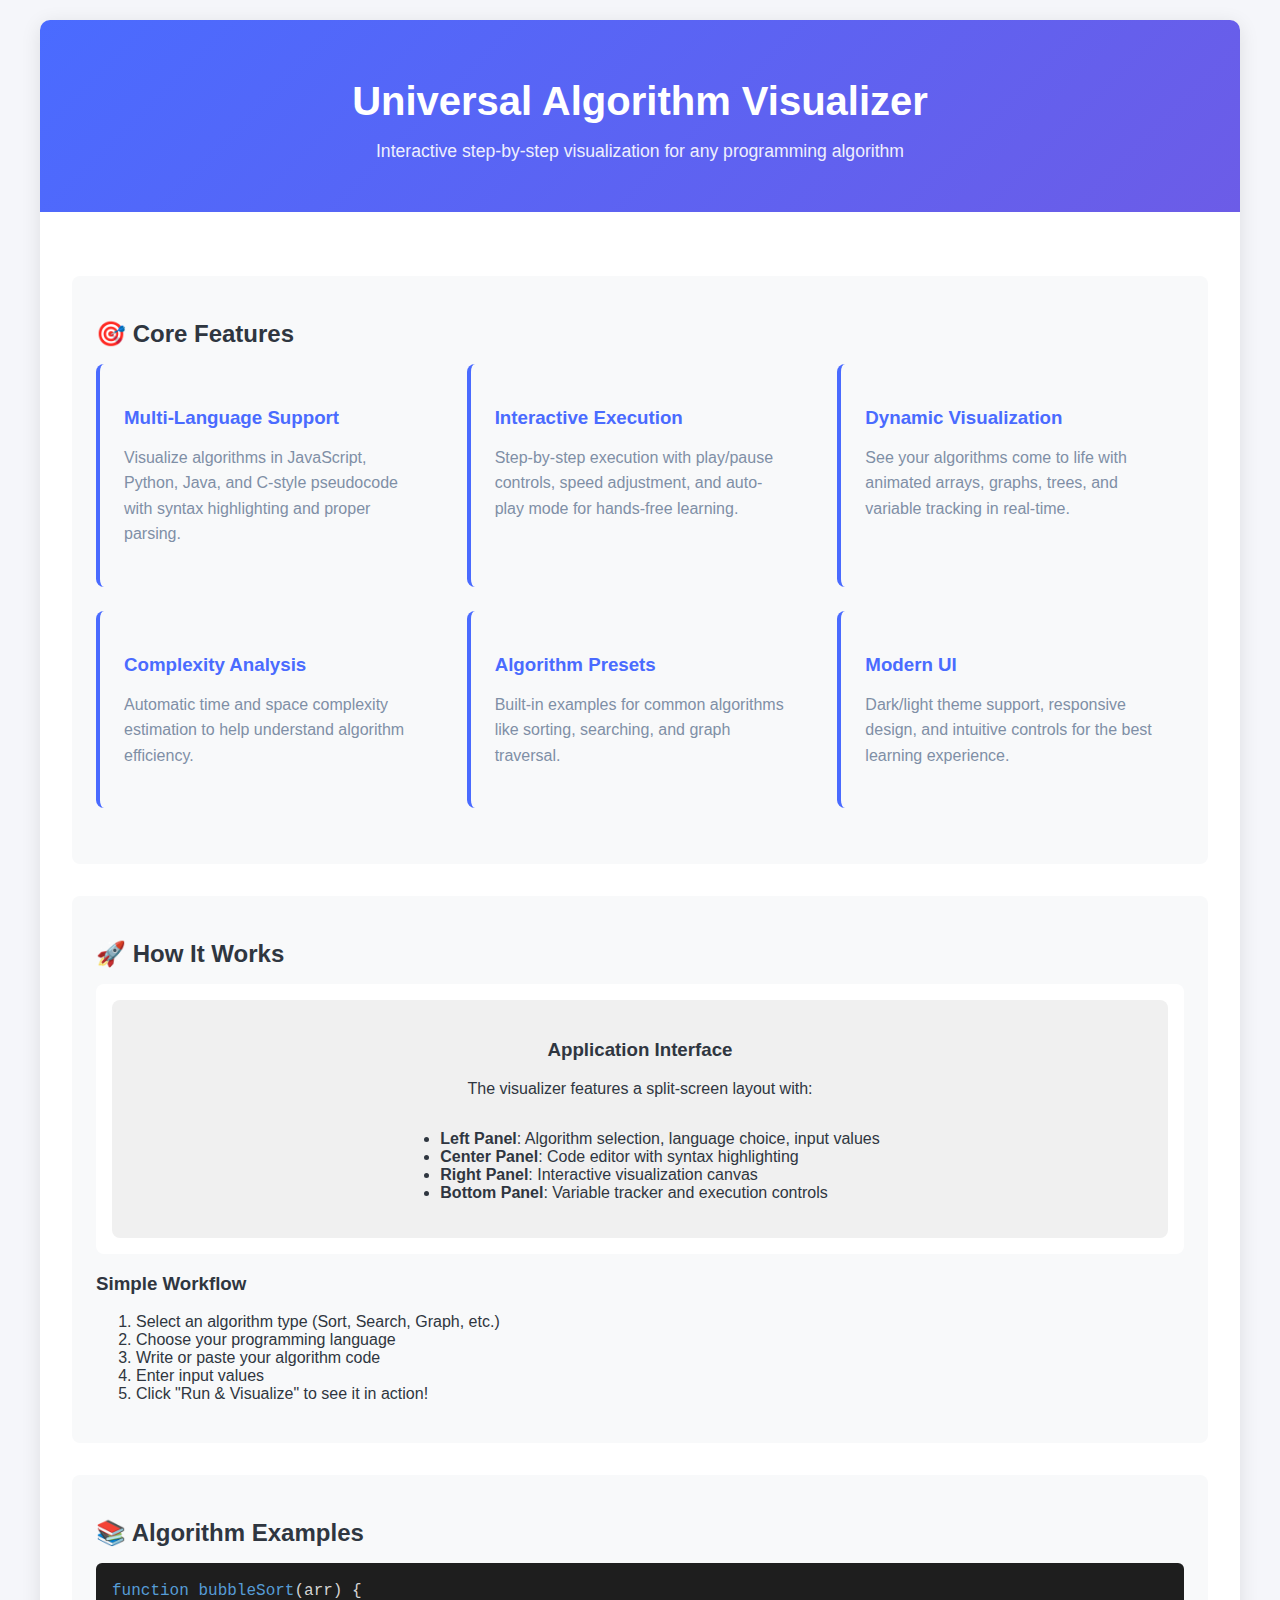
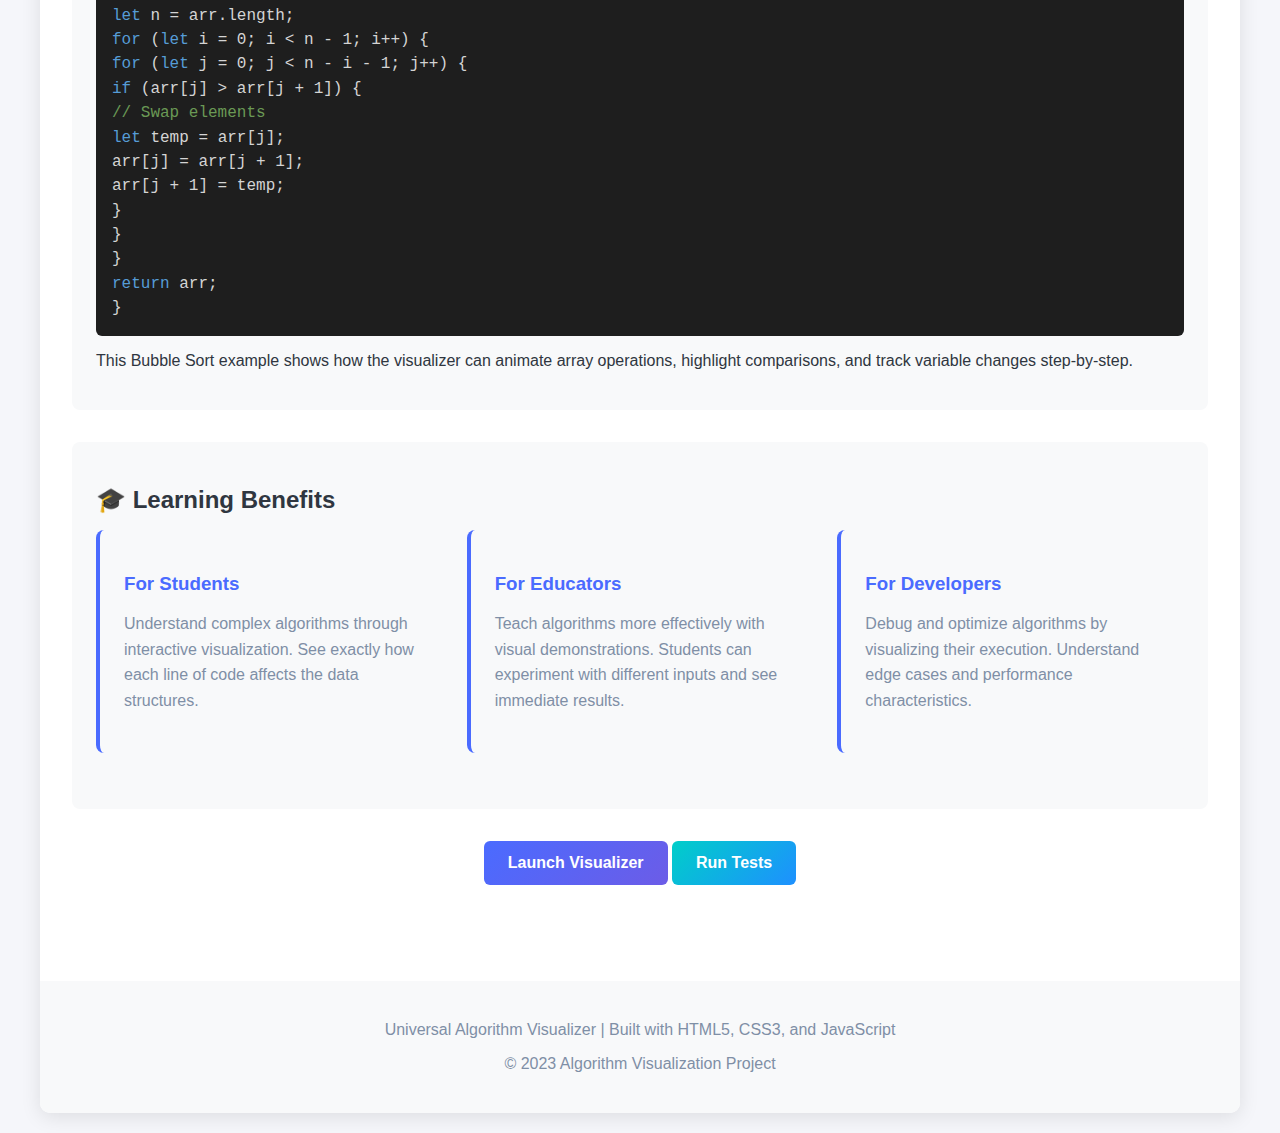
<file: demo.html>
<!DOCTYPE html>
<html lang="en">
<head>
    <meta charset="UTF-8">
    <meta name="viewport" content="width=device-width, initial-scale=1.0">
    <title>Algorithm Visualizer Demo</title>
    <style>
        body {
            font-family: 'Segoe UI', Tahoma, Geneva, Verdana, sans-serif;
            margin: 0;
            padding: 20px;
            background-color: #f5f6fa;
            color: #2f3640;
        }
        
        .demo-container {
            max-width: 1200px;
            margin: 0 auto;
            background-color: white;
            border-radius: 10px;
            box-shadow: 0 4px 20px rgba(0, 0, 0, 0.1);
            overflow: hidden;
        }
        
        header {
            background: linear-gradient(135deg, #4a6bff, #6c5ce7);
            color: white;
            padding: 2rem;
            text-align: center;
        }
        
        header h1 {
            font-size: 2.5rem;
            margin-bottom: 0.5rem;
        }
        
        header p {
            font-size: 1.1rem;
            opacity: 0.9;
        }
        
        .content {
            padding: 2rem;
        }
        
        .features {
            display: grid;
            grid-template-columns: repeat(auto-fit, minmax(300px, 1fr));
            gap: 1.5rem;
            margin-bottom: 2rem;
        }
        
        .feature-card {
            background-color: #f8f9fa;
            padding: 1.5rem;
            border-radius: 8px;
            border-left: 4px solid #4a6bff;
        }
        
        .feature-card h3 {
            color: #4a6bff;
            margin-bottom: 0.5rem;
        }
        
        .feature-card p {
            color: #7f8fa6;
            line-height: 1.6;
        }
        
        .demo-section {
            margin: 2rem 0;
            padding: 1.5rem;
            background-color: #f8f9fa;
            border-radius: 8px;
        }
        
        .demo-section h2 {
            color: #2f3640;
            margin-bottom: 1rem;
        }
        
        .screenshot {
            background-color: white;
            border-radius: 8px;
            padding: 1rem;
            text-align: center;
            margin: 1rem 0;
        }
        
        .screenshot img {
            max-width: 100%;
            border-radius: 4px;
            box-shadow: 0 2px 10px rgba(0, 0, 0, 0.1);
        }
        
        .btn {
            display: inline-block;
            background: linear-gradient(135deg, #4a6bff, #6c5ce7);
            color: white;
            padding: 0.8rem 1.5rem;
            border-radius: 6px;
            text-decoration: none;
            font-weight: 600;
            transition: all 0.3s;
            border: none;
            cursor: pointer;
            font-size: 1rem;
        }
        
        .btn:hover {
            transform: translateY(-2px);
            box-shadow: 0 4px 15px rgba(74, 107, 255, 0.3);
        }
        
        .btn-primary {
            background: linear-gradient(135deg, #4a6bff, #6c5ce7);
        }
        
        .btn-secondary {
            background: linear-gradient(135deg, #00cec9, #1e90ff);
        }
        
        .code-example {
            background-color: #1e1e1e;
            color: #d4d4d4;
            padding: 1rem;
            border-radius: 6px;
            font-family: 'Courier New', Courier, monospace;
            overflow-x: auto;
            margin: 1rem 0;
        }
        
        .code-example .line {
            padding: 0.2rem 0;
        }
        
        .code-example .keyword {
            color: #569cd6;
        }
        
        .code-example .string {
            color: #ce9178;
        }
        
        .code-example .comment {
            color: #6a9955;
        }
        
        .code-example .number {
            color: #b5cea8;
        }
        
        footer {
            text-align: center;
            padding: 1.5rem;
            background-color: #f8f9fa;
            color: #7f8fa6;
            margin-top: 2rem;
        }
        
        @media (max-width: 768px) {
            header h1 {
                font-size: 1.8rem;
            }
            
            .features {
                grid-template-columns: 1fr;
            }
        }
    </style>
</head>
<body>
    <div class="demo-container">
        <header>
            <h1>Universal Algorithm Visualizer</h1>
            <p>Interactive step-by-step visualization for any programming algorithm</p>
        </header>
        
        <div class="content">
            <section class="demo-section">
                <h2>🎯 Core Features</h2>
                
                <div class="features">
                    <div class="feature-card">
                        <h3>Multi-Language Support</h3>
                        <p>Visualize algorithms in JavaScript, Python, Java, and C-style pseudocode with syntax highlighting and proper parsing.</p>
                    </div>
                    
                    <div class="feature-card">
                        <h3>Interactive Execution</h3>
                        <p>Step-by-step execution with play/pause controls, speed adjustment, and auto-play mode for hands-free learning.</p>
                    </div>
                    
                    <div class="feature-card">
                        <h3>Dynamic Visualization</h3>
                        <p>See your algorithms come to life with animated arrays, graphs, trees, and variable tracking in real-time.</p>
                    </div>
                    
                    <div class="feature-card">
                        <h3>Complexity Analysis</h3>
                        <p>Automatic time and space complexity estimation to help understand algorithm efficiency.</p>
                    </div>
                    
                    <div class="feature-card">
                        <h3>Algorithm Presets</h3>
                        <p>Built-in examples for common algorithms like sorting, searching, and graph traversal.</p>
                    </div>
                    
                    <div class="feature-card">
                        <h3>Modern UI</h3>
                        <p>Dark/light theme support, responsive design, and intuitive controls for the best learning experience.</p>
                    </div>
                </div>
            </section>
            
            <section class="demo-section">
                <h2>🚀 How It Works</h2>
                
                <div class="screenshot">
                    <div style="background-color: #f0f0f0; padding: 20px; border-radius: 8px;">
                        <h3>Application Interface</h3>
                        <p>The visualizer features a split-screen layout with:</p>
                        <ul style="text-align: left; display: inline-block;">
                            <li><strong>Left Panel</strong>: Algorithm selection, language choice, input values</li>
                            <li><strong>Center Panel</strong>: Code editor with syntax highlighting</li>
                            <li><strong>Right Panel</strong>: Interactive visualization canvas</li>
                            <li><strong>Bottom Panel</strong>: Variable tracker and execution controls</li>
                        </ul>
                    </div>
                </div>
                
                <h3>Simple Workflow</h3>
                <ol>
                    <li>Select an algorithm type (Sort, Search, Graph, etc.)</li>
                    <li>Choose your programming language</li>
                    <li>Write or paste your algorithm code</li>
                    <li>Enter input values</li>
                    <li>Click "Run & Visualize" to see it in action!</li>
                </ol>
            </section>
            
            <section class="demo-section">
                <h2>📚 Algorithm Examples</h2>
                
                <div class="code-example">
                    <div class="line"><span class="keyword">function</span> <span class="keyword">bubbleSort</span>(arr) {</div>
                    <div class="line">    <span class="keyword">let</span> n = arr.length;</div>
                    <div class="line">    <span class="keyword">for</span> (<span class="keyword">let</span> i = 0; i < n - 1; i++) {</div>
                    <div class="line">        <span class="keyword">for</span> (<span class="keyword">let</span> j = 0; j < n - i - 1; j++) {</div>
                    <div class="line">            <span class="keyword">if</span> (arr[j] > arr[j + 1]) {</div>
                    <div class="line">                <span class="comment">// Swap elements</span></div>
                    <div class="line">                <span class="keyword">let</span> temp = arr[j];</div>
                    <div class="line">                arr[j] = arr[j + 1];</div>
                    <div class="line">                arr[j + 1] = temp;</div>
                    <div class="line">            }</div>
                    <div class="line">        }</div>
                    <div class="line">    }</div>
                    <div class="line">    <span class="keyword">return</span> arr;</div>
                    <div class="line">}</div>
                </div>
                
                <p>This Bubble Sort example shows how the visualizer can animate array operations, highlight comparisons, and track variable changes step-by-step.</p>
            </section>
            
            <section class="demo-section">
                <h2>🎓 Learning Benefits</h2>
                
                <div class="features">
                    <div class="feature-card">
                        <h3>For Students</h3>
                        <p>Understand complex algorithms through interactive visualization. See exactly how each line of code affects the data structures.</p>
                    </div>
                    
                    <div class="feature-card">
                        <h3>For Educators</h3>
                        <p>Teach algorithms more effectively with visual demonstrations. Students can experiment with different inputs and see immediate results.</p>
                    </div>
                    
                    <div class="feature-card">
                        <h3>For Developers</h3>
                        <p>Debug and optimize algorithms by visualizing their execution. Understand edge cases and performance characteristics.</p>
                    </div>
                </div>
            </section>
            
            <div style="text-align: center; margin: 2rem 0;">
                <a href="index.html" class="btn btn-primary">Launch Visualizer</a>
                <a href="test-basic.html" class="btn btn-secondary">Run Tests</a>
            </div>
        </div>
        
        <footer>
            <p>Universal Algorithm Visualizer | Built with HTML5, CSS3, and JavaScript</p>
            <p>© 2023 Algorithm Visualization Project</p>
        </footer>
    </div>
</body>
</html>
</file>
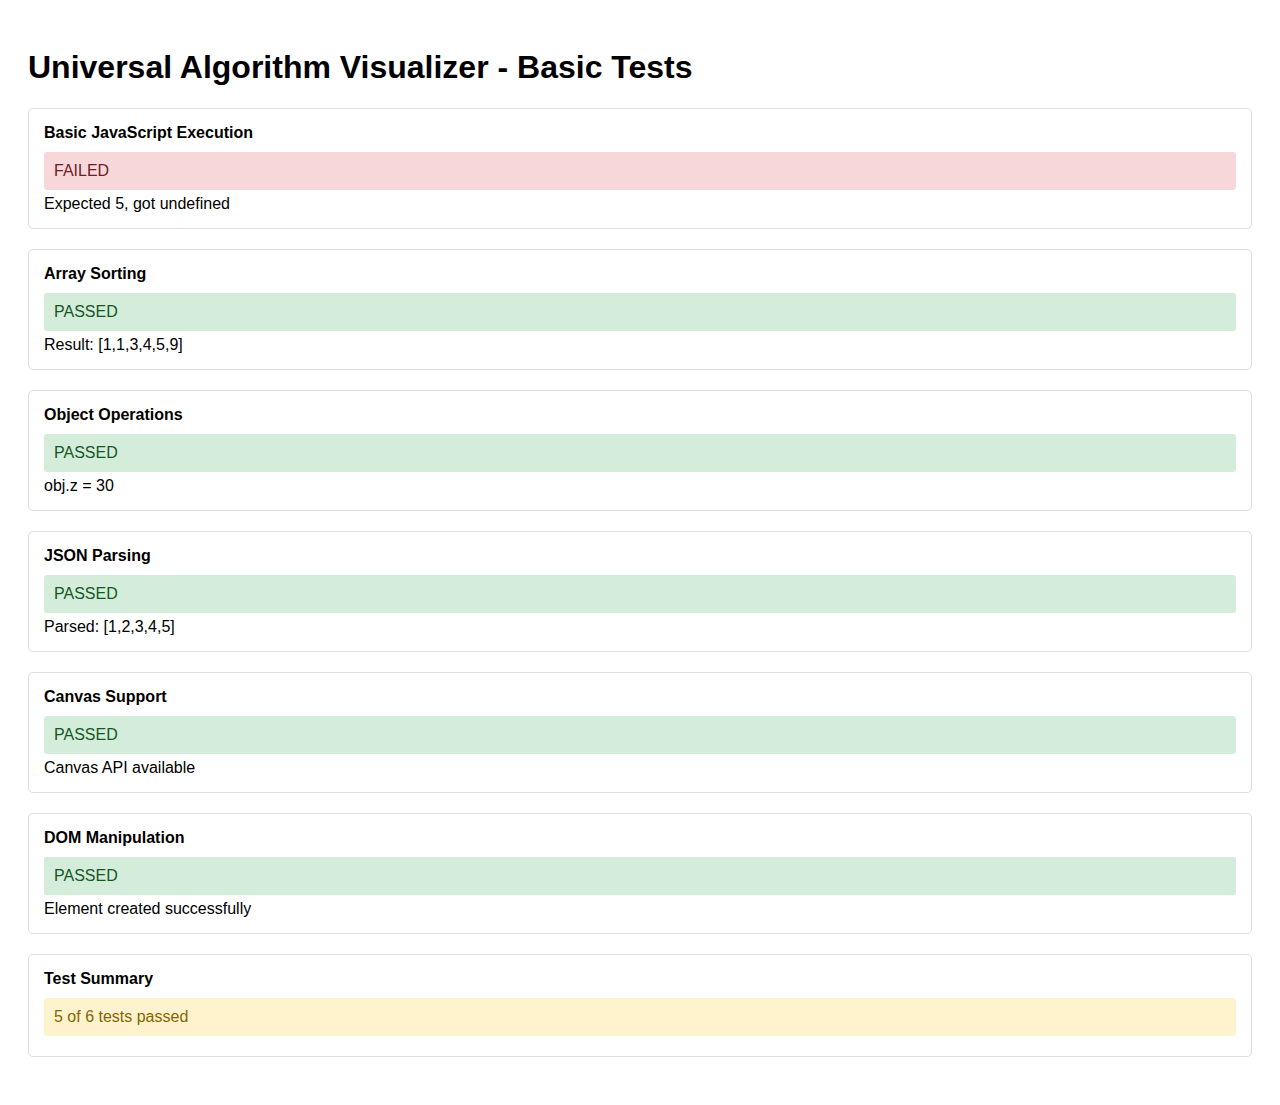
<file: test-basic.html>
<!DOCTYPE html>
<html>
<head>
    <title>Basic Test</title>
    <style>
        body { font-family: Arial, sans-serif; padding: 20px; }
        .test-section { margin: 20px 0; padding: 15px; border: 1px solid #ddd; border-radius: 5px; }
        .test-title { font-weight: bold; margin-bottom: 10px; }
        .test-result { padding: 10px; margin: 5px 0; border-radius: 3px; }
        .success { background-color: #d4edda; color: #155724; }
        .error { background-color: #f8d7da; color: #721c24; }
        .warning { background-color: #fff3cd; color: #856404; }
    </style>
</head>
<body>
    <h1>Universal Algorithm Visualizer - Basic Tests</h1>
    
    <div id="test-results"></div>
    
    <script>
        // Test results
        const testResults = [];
        
        function addTestResult(name, passed, message = '') {
            testResults.push({ name, passed, message });
            
            const resultsContainer = document.getElementById('test-results');
            const testSection = document.createElement('div');
            testSection.className = 'test-section';
            
            const title = document.createElement('div');
            title.className = 'test-title';
            title.textContent = name;
            testSection.appendChild(title);
            
            const result = document.createElement('div');
            result.className = `test-result ${passed ? 'success' : 'error'}`;
            result.textContent = passed ? 'PASSED' : 'FAILED';
            testSection.appendChild(result);
            
            if (message) {
                const messageElement = document.createElement('div');
                messageElement.textContent = message;
                testSection.appendChild(messageElement);
            }
            
            resultsContainer.appendChild(testSection);
            
            return passed;
        }
        
        function runTests() {
            let passedCount = 0;
            
            // Test 1: Basic JavaScript execution
            try {
                const code = 'function add(a, b) { return a + b; } add(2, 3);';
                const result = new Function(code)();
                const testPassed = result === 5;
                addTestResult('Basic JavaScript Execution', testPassed, `Expected 5, got ${result}`);
                if (testPassed) passedCount++;
            } catch (e) {
                addTestResult('Basic JavaScript Execution', false, `Error: ${e.message}`);
            }
            
            // Test 2: Array operations
            try {
                const arr = [3, 1, 4, 1, 5, 9];
                arr.sort((a, b) => a - b);
                const testPassed = JSON.stringify(arr) === '[1,1,3,4,5,9]';
                addTestResult('Array Sorting', testPassed, `Result: ${JSON.stringify(arr)}`);
                if (testPassed) passedCount++;
            } catch (e) {
                addTestResult('Array Sorting', false, `Error: ${e.message}`);
            }
            
            // Test 3: Object operations
            try {
                const obj = { x: 10, y: 20 };
                obj.z = obj.x + obj.y;
                const testPassed = obj.z === 30;
                addTestResult('Object Operations', testPassed, `obj.z = ${obj.z}`);
                if (testPassed) passedCount++;
            } catch (e) {
                addTestResult('Object Operations', false, `Error: ${e.message}`);
            }
            
            // Test 4: JSON parsing
            try {
                const jsonString = '[1, 2, 3, 4, 5]';
                const parsed = JSON.parse(jsonString);
                const testPassed = Array.isArray(parsed) && parsed.length === 5;
                addTestResult('JSON Parsing', testPassed, `Parsed: ${JSON.stringify(parsed)}`);
                if (testPassed) passedCount++;
            } catch (e) {
                addTestResult('JSON Parsing', false, `Error: ${e.message}`);
            }
            
            // Test 5: Canvas availability
            try {
                const canvas = document.createElement('canvas');
                const testPassed = !!canvas.getContext;
                addTestResult('Canvas Support', testPassed, 'Canvas API available');
                if (testPassed) passedCount++;
            } catch (e) {
                addTestResult('Canvas Support', false, `Error: ${e.message}`);
            }
            
            // Test 6: DOM manipulation
            try {
                const testElement = document.createElement('div');
                testElement.id = 'test-element';
                testElement.textContent = 'Test';
                document.body.appendChild(testElement);
                const testPassed = document.getElementById('test-element') !== null;
                addTestResult('DOM Manipulation', testPassed, 'Element created successfully');
                if (testPassed) passedCount++;
                
                // Clean up
                document.body.removeChild(testElement);
            } catch (e) {
                addTestResult('DOM Manipulation', false, `Error: ${e.message}`);
            }
            
            // Summary
            const summarySection = document.createElement('div');
            summarySection.className = 'test-section';
            summarySection.innerHTML = `
                <div class="test-title">Test Summary</div>
                <div class="test-result ${passedCount === testResults.length ? 'success' : 'warning'}">
                    ${passedCount} of ${testResults.length} tests passed
                </div>
            `;
            document.getElementById('test-results').appendChild(summarySection);
            
            return passedCount === testResults.length;
        }
        
        // Run tests when page loads
        document.addEventListener('DOMContentLoaded', runTests);
    </script>
</body>
</html>
</file>
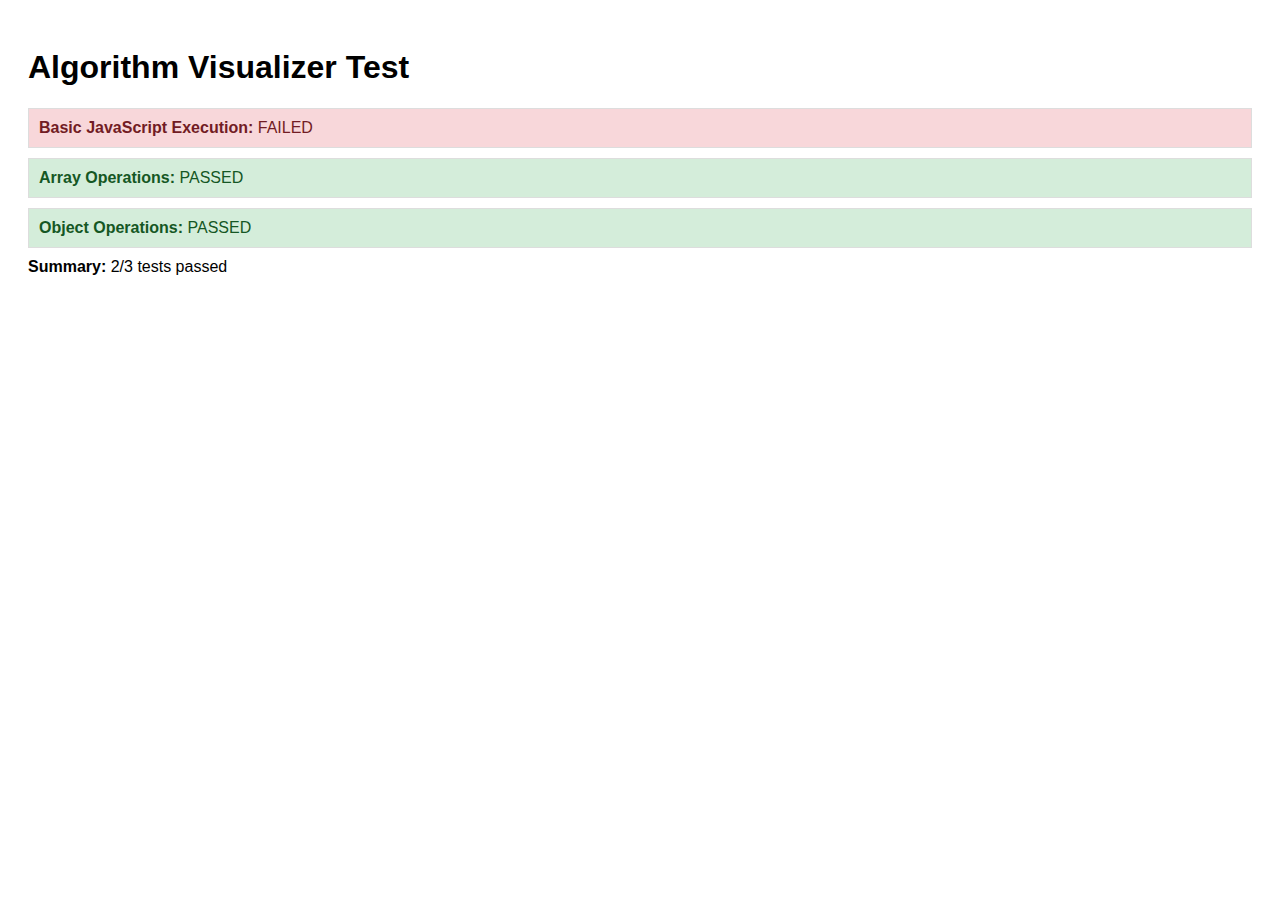
<file: test.html>
<!DOCTYPE html>
<html>
<head>
    <title>Algorithm Visualizer Test</title>
    <style>
        body { font-family: Arial, sans-serif; padding: 20px; }
        .test-result { margin: 10px 0; padding: 10px; border: 1px solid #ddd; }
        .success { background-color: #d4edda; color: #155724; }
        .error { background-color: #f8d7da; color: #721c24; }
    </style>
</head>
<body>
    <h1>Algorithm Visualizer Test</h1>
    
    <div id="test-results"></div>
    
    <script>
        // Test the core functionality
        const tests = [
            {
                name: 'Basic JavaScript Execution',
                test: () => {
                    try {
                        const code = 'function test() { return 42; } test();';
                        const result = new Function(code)();
                        return result === 42;
                    } catch (e) {
                        return false;
                    }
                }
            },
            {
                name: 'Array Operations',
                test: () => {
                    try {
                        const arr = [5, 2, 9, 1, 5, 6];
                        arr.sort((a, b) => a - b);
                        return JSON.stringify(arr) === '[1,2,5,5,6,9]';
                    } catch (e) {
                        return false;
                    }
                }
            },
            {
                name: 'Object Operations',
                test: () => {
                    try {
                        const obj = { a: 1, b: 2 };
                        obj.c = 3;
                        return obj.c === 3;
                    } catch (e) {
                        return false;
                    }
                }
            }
        ];
        
        function runTests() {
            const resultsContainer = document.getElementById('test-results');
            let passed = 0;
            
            tests.forEach(test => {
                const result = test.test();
                const resultElement = document.createElement('div');
                resultElement.className = `test-result ${result ? 'success' : 'error'}`;
                resultElement.innerHTML = `<strong>${test.name}:</strong> ${result ? 'PASSED' : 'FAILED'}`;
                resultsContainer.appendChild(resultElement);
                
                if (result) passed++;
            });
            
            const summary = document.createElement('div');
            summary.innerHTML = `<strong>Summary:</strong> ${passed}/${tests.length} tests passed`;
            resultsContainer.appendChild(summary);
        }
        
        runTests();
    </script>
</body>
</html>
</file>
